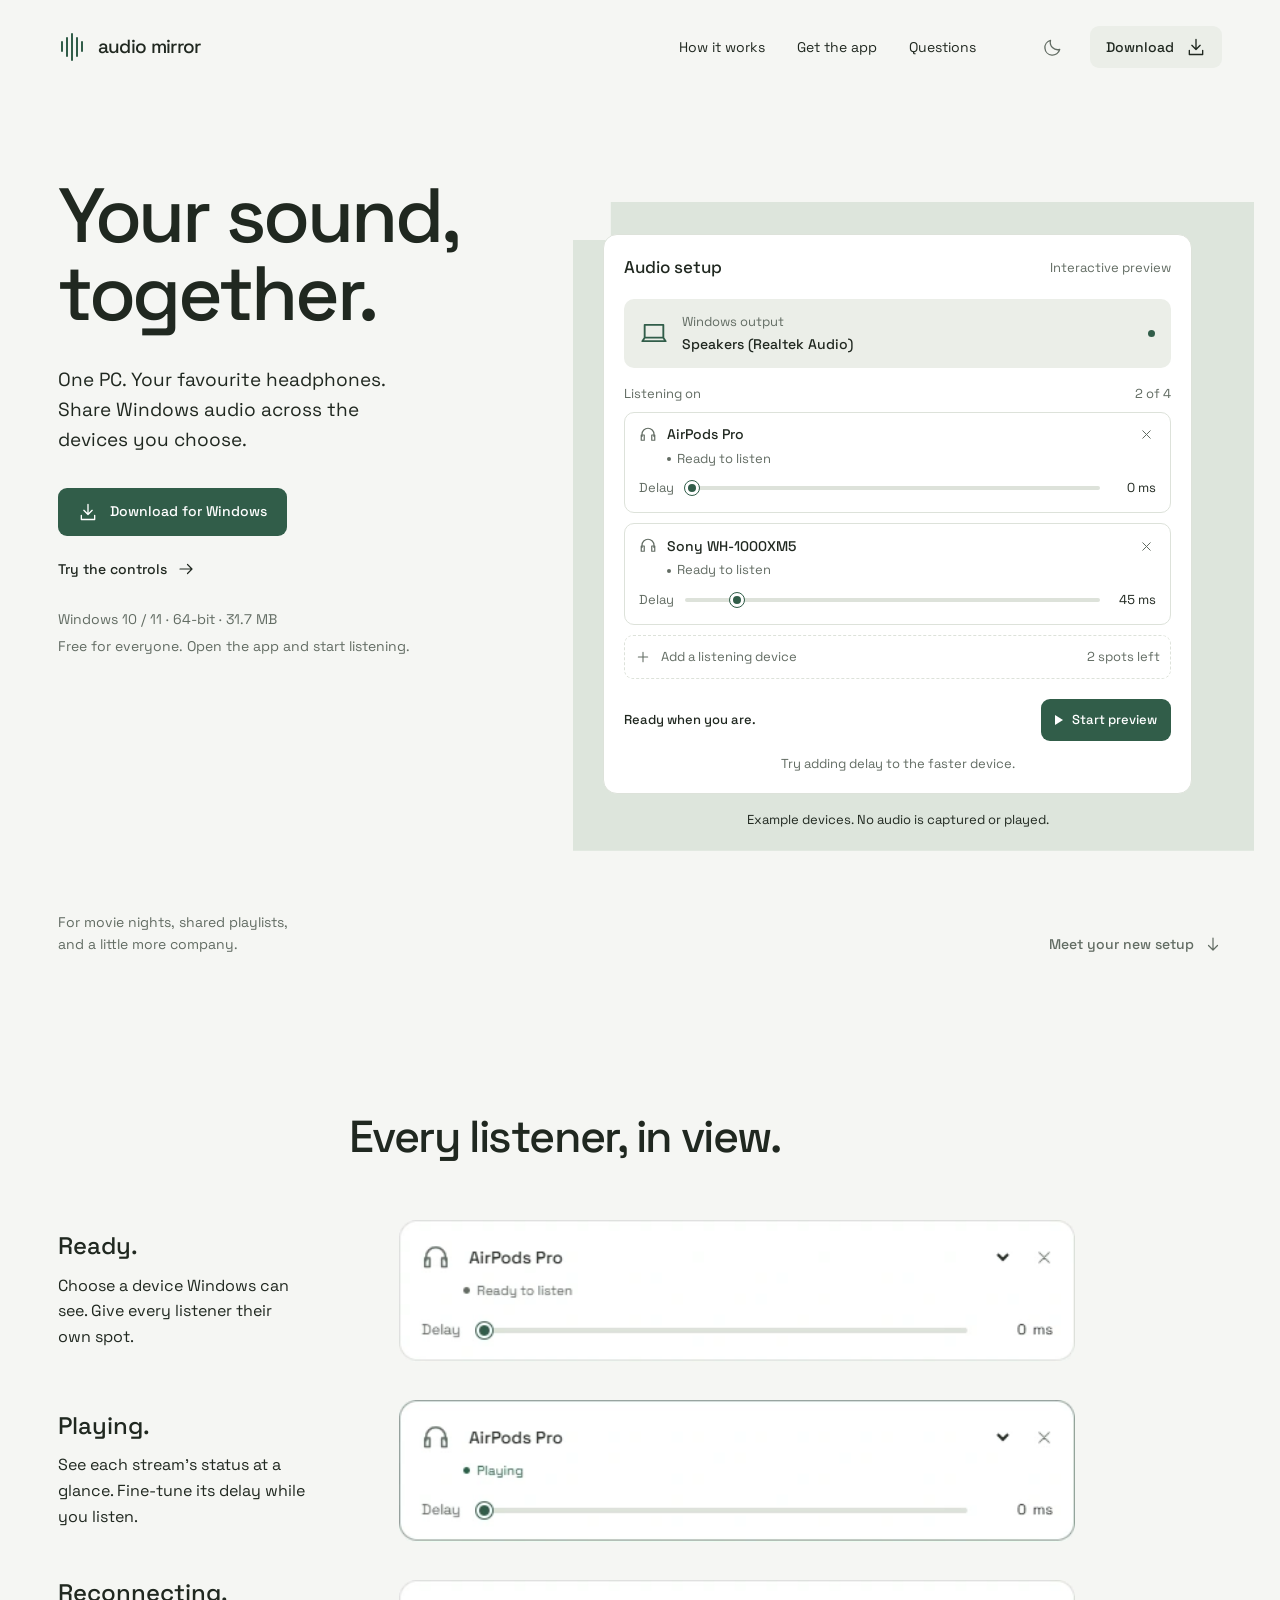
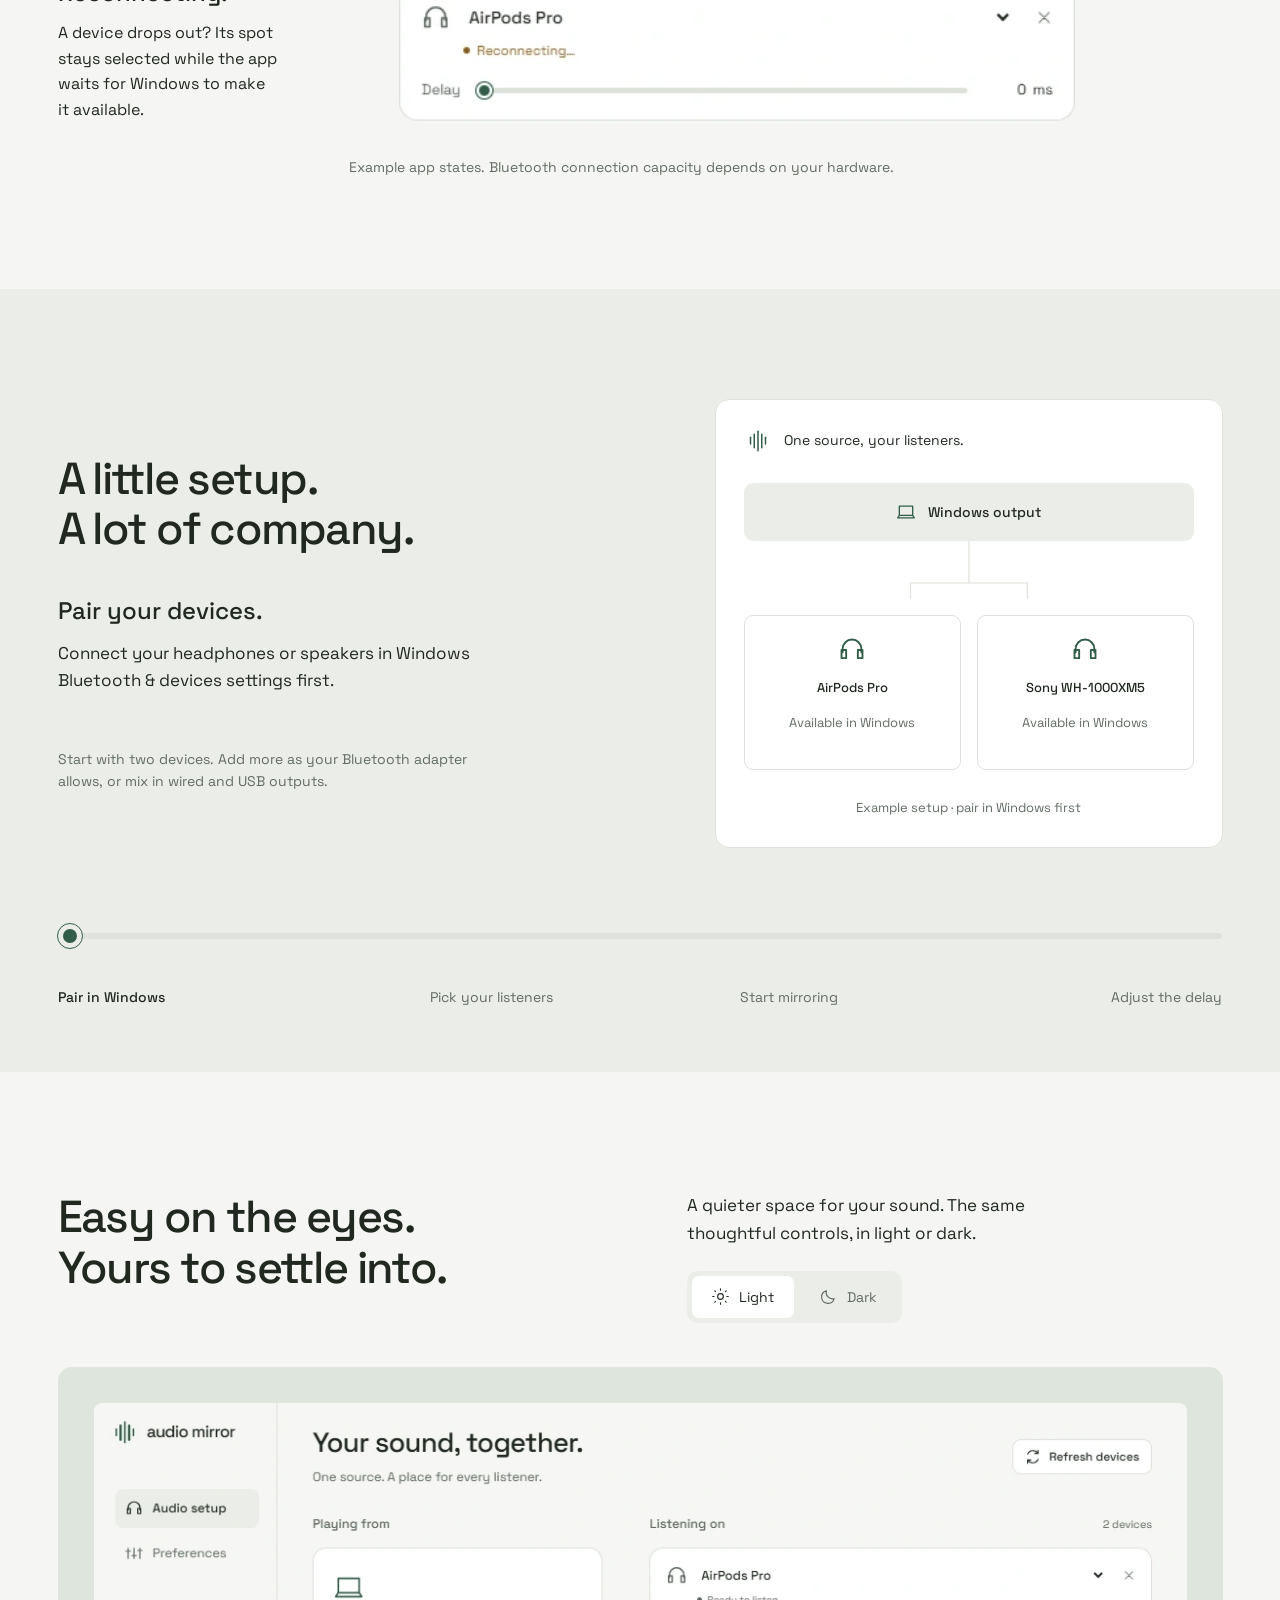
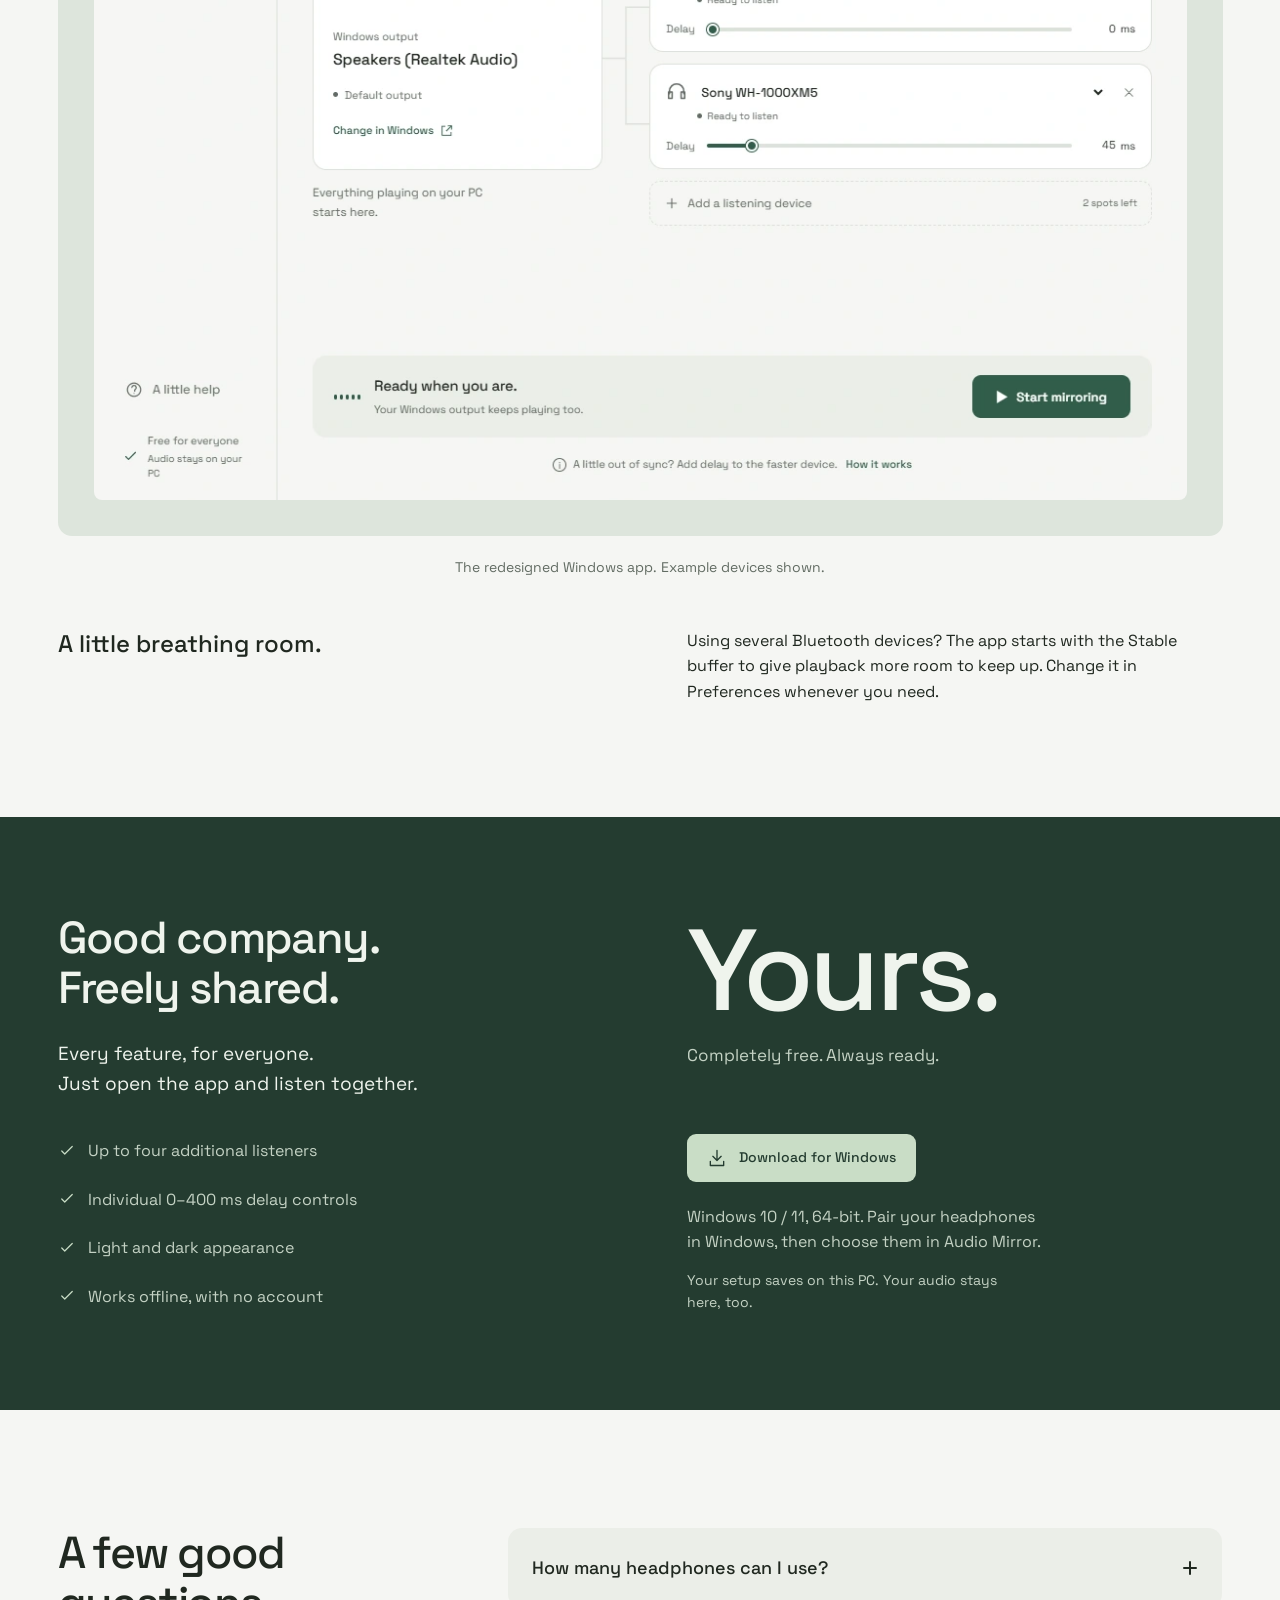
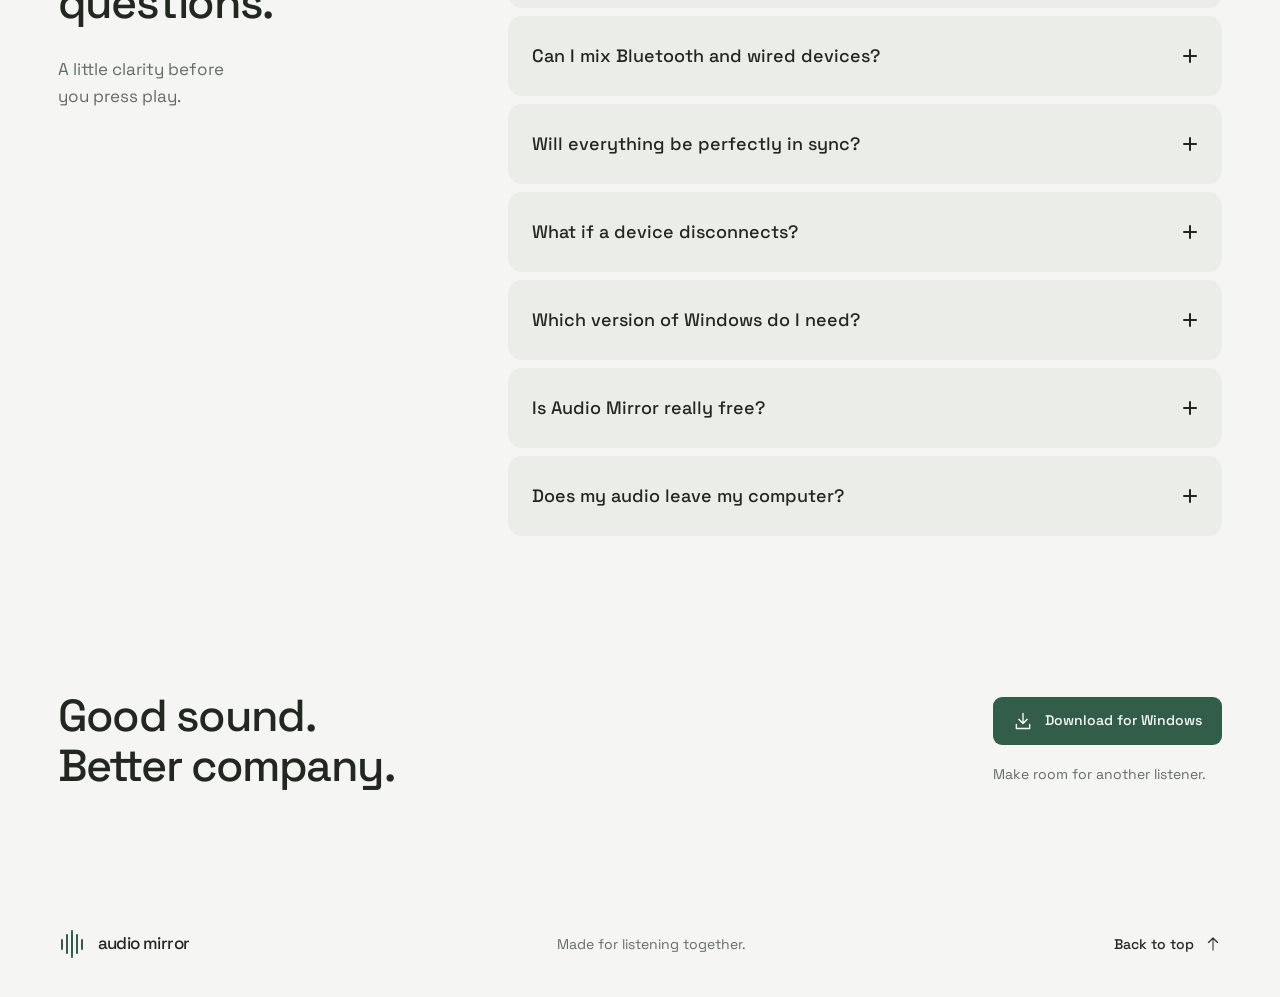
<file: index.html>
<!doctype html>
<html lang="en" data-theme="light">
<head>
  <meta charset="utf-8">
  <meta name="viewport" content="width=device-width, initial-scale=1">
  <title>Audio Mirror — Share Windows Audio Across Your Headphones</title>
  <meta name="description" content="Share your Windows audio with up to four additional headphones or speakers. Adjust each device's delay, see its status, and listen together. Free for everyone. No account needed.">
  <meta name="robots" content="index, follow, max-image-preview:large, max-snippet:-1">
  <meta name="theme-color" content="#F5F6F3">
  <link rel="canonical" href="https://dittomao.github.io/">
  <link rel="icon" type="image/svg+xml" href="favicon.svg?v=594718c7c2d7">
  <link rel="apple-touch-icon" href="icon-256.png?v=f5732be52952">
  <meta property="og:site_name" content="Audio Mirror">
  <meta property="og:type" content="website">
  <meta property="og:locale" content="en_US">
  <meta property="og:url" content="https://dittomao.github.io/">
  <meta property="og:title" content="Audio Mirror — Your sound, together.">
  <meta property="og:description" content="Share Windows audio across your headphones and speakers, with individual delay controls. Completely free. No account needed.">
  <meta property="og:image" content="https://dittomao.github.io/assets/app-light.webp?v=c088ff6b0fc5">
  <meta property="og:image:width" content="1120">
  <meta property="og:image:height" content="714">
  <meta property="og:image:alt" content="Audio Mirror's redesigned Windows app, showing an example setup with two listening devices.">
  <meta name="twitter:card" content="summary_large_image">
  <meta name="twitter:title" content="Audio Mirror — Your sound, together.">
  <meta name="twitter:description" content="Share Windows audio across your headphones. Individual delay controls. Free for everyone. No account needed.">
  <meta name="twitter:image" content="https://dittomao.github.io/assets/app-light.webp?v=c088ff6b0fc5">
  <script src="theme-init.js?v=3fa7280124bc"></script>
  <link rel="stylesheet" href="styles.css?v=b14789062462">
  <script src="script.js?v=cd58847200a2" defer></script>
  <!-- Existing analytics property retained for the GitHub Pages site. -->
  <script async src="https://www.googletagmanager.com/gtag/js?id=G-W13R1KR6K1"></script>
  <script>
    window.dataLayer = window.dataLayer || [];
    function gtag(){dataLayer.push(arguments);}
    gtag('js', new Date());
    gtag('config', 'G-W13R1KR6K1');
  </script>
  <script type="application/ld+json">
  {
    "@context": "https://schema.org",
    "@graph": [{
      "@type": "SoftwareApplication",
      "@id": "https://dittomao.github.io/#app",
      "name": "Audio Mirror",
      "url": "https://dittomao.github.io/",
      "description": "Share the default Windows audio output with up to four additional headphones or speakers, with independent added delay from 0 to 400 ms.",
      "applicationCategory": "MultimediaApplication",
      "operatingSystem": "Windows 10 or Windows 11, 64-bit",
      "downloadUrl": "https://dittomao.github.io/AudioMirror.exe?v=db286980f412",
      "screenshot": "https://dittomao.github.io/assets/app-light.webp?v=c088ff6b0fc5",
      "fileSize": "32222156 bytes",
      "featureList": ["Up to four additional listening devices", "Independent 0–400 ms added delay", "Per-device stream status", "Light and dark appearance", "Four playback buffer presets"]
    }, {
      "@type": "FAQPage",
      "mainEntity": [{
        "@type": "Question", "name": "How many headphones can I use?",
        "acceptedAnswer": {"@type": "Answer", "text": "Audio Mirror supports up to four additional listening devices while your default Windows output keeps playing. The number of simultaneous Bluetooth links depends on your adapter, drivers, and headphones. Start with two devices and add more if your hardware supports them."}
      }, {
        "@type": "Question", "name": "Will everything be perfectly in sync?",
        "acceptedAnswer": {"@type": "Answer", "text": "Each device has its own latency. Add 0–400 ms of delay to a faster mirror target to help it match a slower one. Software cannot remove Bluetooth latency, and precise synchronization is not guaranteed."}
      }, {
        "@type": "Question", "name": "Which version of Windows do I need?",
        "acceptedAnswer": {"@type": "Answer", "text": "Windows 10 or Windows 11, 64-bit. Audio Mirror uses Windows audio capture and WebView2 for its interface. Mac, Linux, phones, and tablets are not supported."}
      }, {
        "@type": "Question", "name": "Is Audio Mirror really free?",
        "acceptedAnswer": {"@type": "Answer", "text": "Yes. Audio Mirror is completely free for everyone. Download it, choose your devices, and start listening. Every feature is included, with no account or time limit."}
      }]
    }]
  }
  </script>
</head>
<body>
<a class="skip-link" href="#main">Skip to content</a>
<svg class="svg-defs" xmlns="http://www.w3.org/2000/svg" aria-hidden="true"><defs>
  <symbol id="i-arrow" viewBox="0 0 24 24"><path d="M4 12h16m-6-6 6 6-6 6"/></symbol>
  <symbol id="i-download" viewBox="0 0 24 24"><path d="M12 3v12m-5-5 5 5 5-5M4 16v5h16v-5"/></symbol>
  <symbol id="i-headphones" viewBox="0 0 24 24"><path d="M4 14v-3a8 8 0 0 1 16 0v3M4 12H3v7h4v-7H4Zm16 0h1v7h-4v-7h3Z"/></symbol>
  <symbol id="i-laptop" viewBox="0 0 24 24"><path d="M4 16V5h16v11M2 19h20l-2-3H4l-2 3Z"/></symbol>
  <symbol id="i-speaker" viewBox="0 0 24 24"><path d="M6 3h12v18H6z"/><circle cx="12" cy="14" r="3"/><path d="M12 7h.01"/></symbol>
  <symbol id="i-plus" viewBox="0 0 24 24"><path d="M12 5v14M5 12h14"/></symbol>
  <symbol id="i-close" viewBox="0 0 24 24"><path d="m6 6 12 12M18 6 6 18"/></symbol>
  <symbol id="i-check" viewBox="0 0 24 24"><path d="m5 12 4 4L19 6"/></symbol>
  <symbol id="i-sun" viewBox="0 0 24 24"><circle cx="12" cy="12" r="4"/><path d="M12 1v2m0 18v2M1 12h2m18 0h2M4 4l1 1m14 14 1 1M4 20l1-1M19 5l1-1"/></symbol>
  <symbol id="i-moon" viewBox="0 0 24 24"><path d="M20 15A9 9 0 0 1 9 4a9 9 0 1 0 11 11Z"/></symbol>
  <symbol id="i-menu" viewBox="0 0 24 24"><path d="M4 7h16M4 12h16M4 17h16"/></symbol>
</defs></svg>

<header class="site-header">
  <div class="container header-inner">
    <a class="brand" href="#" aria-label="Audio Mirror home"><span class="brand-wave" aria-hidden="true"><i></i><i></i><i></i><i></i><i></i></span><span>audio mirror</span></a>
    <nav class="desktop-nav" aria-label="Main navigation"><a href="#how">How it works</a><a href="#download">Get the app</a><a href="#faq">Questions</a></nav>
    <div class="header-actions">
      <button type="button" class="icon-button theme-toggle" aria-label="Switch to dark mode" aria-pressed="false" title="Switch to dark mode" hidden><svg class="icon moon"><use href="#i-moon"/></svg><svg class="icon sun"><use href="#i-sun"/></svg></button>
      <a class="button header-download" href="AudioMirror.exe?v=db286980f412" download><span>Download</span><svg class="icon"><use href="#i-download"/></svg></a>
      <button class="icon-button menu-toggle" type="button" aria-label="Open navigation" aria-controls="mobile-nav" aria-expanded="false" hidden><svg class="icon"><use href="#i-menu"/></svg></button>
    </div>
  </div>
  <nav id="mobile-nav" class="mobile-nav container" aria-label="Mobile navigation" hidden><a href="#how">How it works</a><a href="#download">Get the app</a><a href="#faq">Questions</a></nav>
</header>

<main id="main" tabindex="-1">
  <section class="hero container" aria-labelledby="hero-heading">
    <div class="hero-copy">
      <h1 id="hero-heading" data-reveal>Your sound,<br>together.</h1>
      <p class="hero-description" data-reveal>One PC. Your favourite headphones. Share Windows audio across the devices you choose.</p>
      <div class="hero-actions" data-reveal><a class="button primary" href="AudioMirror.exe?v=db286980f412" download><svg class="icon"><use href="#i-download"/></svg>Download for Windows</a><a class="text-link" href="#preview">Try the controls<svg class="icon"><use href="#i-arrow"/></svg></a></div>
      <p class="download-note" data-reveal>Windows 10 / 11 · 64-bit · <span data-download-size>31.7 MB</span><br>Free for everyone. Open the app and start listening.</p>
    </div>
    <div class="hero-stage" id="preview">
      <div class="demo" data-ui aria-labelledby="demo-heading">
        <div class="demo-top"><h2 id="demo-heading">Audio setup</h2><span>Interactive preview</span></div>
        <div class="demo-source"><svg class="icon"><use href="#i-laptop"/></svg><div><span class="demo-source-kind">Windows output</span><strong>Speakers (Realtek Audio)</strong></div><span class="source-dot" aria-hidden="true"></span></div>
        <div class="demo-list-heading"><span>Listening on</span><span id="demo-count">2 of 4</span></div>
        <div class="demo-list" id="demo-list">
          <div class="demo-device" data-device="0"><div class="device-top"><svg class="icon"><use href="#i-headphones"/></svg><strong>AirPods Pro</strong><button class="icon-button remove-device" type="button" aria-label="Remove AirPods Pro from preview" data-remove="0" disabled><svg class="icon"><use href="#i-close"/></svg></button></div><span class="device-status">Ready to listen</span><div class="delay-control"><label for="delay-0">Delay</label><input id="delay-0" type="range" min="0" max="400" step="1" value="0" data-delay="0" aria-describedby="delay-help" disabled><output id="delay-value-0" for="delay-0">0 ms</output></div></div>
          <div class="demo-device" data-device="1"><div class="device-top"><svg class="icon"><use href="#i-headphones"/></svg><strong>Sony WH-1000XM5</strong><button class="icon-button remove-device" type="button" aria-label="Remove Sony WH-1000XM5 from preview" data-remove="1" disabled><svg class="icon"><use href="#i-close"/></svg></button></div><span class="device-status">Ready to listen</span><div class="delay-control"><label for="delay-1">Delay</label><input id="delay-1" type="range" min="0" max="400" step="1" value="45" data-delay="1" aria-describedby="delay-help" disabled><output id="delay-value-1" for="delay-1">45 ms</output></div></div>
        </div>
        <button class="demo-add" id="demo-add" type="button" disabled><svg class="icon"><use href="#i-plus"/></svg><span>Add a listening device</span><span id="demo-slots">2 spots left</span></button>
        <div class="demo-playback"><span id="demo-playback-copy">Ready when you are.</span><button type="button" id="demo-play" class="button primary" aria-pressed="false" disabled><span class="play-symbol" aria-hidden="true"></span><span id="demo-play-label">Start preview</span></button></div>
        <p id="delay-help" class="demo-hint">Try adding delay to the faster device.</p>
      </div>
      <p class="preview-caption">Example devices. No audio is captured or played.</p>
      <noscript><p class="preview-caption">Enable JavaScript to try the preview. The Windows app works separately.</p></noscript>
    </div>
    <div class="hero-foot" data-reveal><p>For movie nights, shared playlists,<br>and a little more company.</p><a href="#listeners" class="text-link">Meet your new setup<svg class="icon"><use href="#i-arrow"/></svg></a></div>
    <p id="preview-announcement" class="sr-only" role="status" aria-live="polite"></p>
  </section>

  <section id="listeners" class="listeners-section container" aria-labelledby="listeners-heading">
    <h2 class="section-heading" id="listeners-heading" data-reveal>Every listener, in view.</h2>
    <div class="state-row"><div class="state-copy" data-reveal><h3>Ready.</h3><p>Choose a device Windows can see. Give every listener their own spot.</p></div><figure class="state-picture" data-reveal><img class="app-light" src="assets/listener-ready.webp?v=32b6c4367c2b" width="515" height="108" loading="lazy" alt="An example AirPods Pro listener row, ready to listen with zero added delay."><img class="app-dark" src="assets/listener-ready-dark.webp?v=982a87ad69ff" width="515" height="108" loading="lazy" alt="The same example listener in dark mode, showing ready."></figure></div>
    <div class="state-row"><div class="state-copy" data-reveal><h3>Playing.</h3><p>See each stream’s status at a glance. Fine-tune its delay while you listen.</p></div><figure class="state-picture" data-reveal><img class="app-light" src="assets/listener-playing.webp?v=c556e1c5cc66" width="515" height="108" loading="lazy" alt="The same example listener row showing Playing, with its delay control available."><img class="app-dark" src="assets/listener-playing-dark.webp?v=710f38fc67fc" width="515" height="108" loading="lazy" alt="The same example listener in dark mode, showing playing."></figure></div>
    <div class="state-row"><div class="state-copy" data-reveal><h3>Reconnecting.</h3><p>A device drops out? Its spot stays selected while the app waits for Windows to make it available.</p></div><figure class="state-picture" data-reveal><img class="app-light" src="assets/listener-reconnecting.webp?v=d35464d2e447" width="515" height="108" loading="lazy" alt="The example listener row showing Reconnecting after its device becomes unavailable."><img class="app-dark" src="assets/listener-reconnecting-dark.webp?v=2aeaf8916746" width="515" height="108" loading="lazy" alt="The same example listener in dark mode, showing reconnecting."></figure></div>
    <p class="section-note" data-reveal>Example app states. Bluetooth connection capacity depends on your hardware.</p>
  </section>

  <section id="how" class="how-section" aria-labelledby="how-heading">
    <div class="container">
      <div class="guide-layout">
        <div class="guide-copy"><h2 class="section-heading" id="how-heading" data-reveal>A little setup.<br>A lot of company.</h2><div class="guide-current" aria-live="polite"><h3 id="guide-title">Pair your devices.</h3><p id="guide-description">Connect your headphones or speakers in Windows Bluetooth &amp; devices settings first.</p></div><p class="guide-hardware" data-reveal>Start with two devices. Add more as your Bluetooth adapter allows, or mix in wired and USB outputs.</p></div>
        <div class="guide-visual" data-reveal>
          <div class="guide-fragment" data-ui><div class="guide-fragment-top"><span class="brand-wave" aria-hidden="true"><i></i><i></i><i></i><i></i><i></i></span><span>One source, your listeners.</span></div><div class="guide-source"><svg class="icon"><use href="#i-laptop"/></svg><span>Windows output</span></div><div class="guide-wire" aria-hidden="true"><svg viewBox="0 0 200 58" preserveAspectRatio="none"><path d="M100 0V42M50 58V42H150V58"/><rect class="guide-signal" x="98" y="0" width="4" height="10" rx="2"/></svg></div><div class="guide-listeners"><div><svg class="icon"><use href="#i-headphones"/></svg><strong>AirPods Pro</strong><span class="guide-device-status">Available in Windows</span></div><div><svg class="icon"><use href="#i-headphones"/></svg><strong>Sony WH-1000XM5</strong><span class="guide-device-status">Available in Windows</span></div></div><p id="guide-preview-note">Example setup · pair in Windows first</p></div>
        </div>
      </div>
      <div class="guide-navigation" data-reveal><label class="sr-only" for="guide-progress">Explore the four setup stages</label><input id="guide-progress" type="range" min="0" max="3" step="1" value="0" aria-valuetext="Pair your devices" disabled><div class="guide-stages"><button type="button" data-step="0" aria-current="step" disabled>Pair in Windows</button><button type="button" data-step="1" disabled>Pick your listeners</button><button type="button" data-step="2" disabled>Start mirroring</button><button type="button" data-step="3" disabled>Adjust the delay</button></div></div>
      <noscript><ol class="guide-fallback"><li>Pair your devices in Windows.</li><li>Open Audio Mirror and choose up to four additional listening devices.</li><li>Press Start mirroring. Your audio stays on your PC.</li><li>Add 0–400 ms of delay to faster mirror targets to help match the slower devices.</li></ol></noscript>
    </div>
  </section>

  <section class="appearance-section container" aria-labelledby="appearance-heading">
    <div class="appearance-intro"><h2 id="appearance-heading" class="section-heading" data-reveal>Easy on the eyes.<br>Yours to settle into.</h2><div class="appearance-copy"><p data-reveal>A quieter space for your sound. The same thoughtful controls, in light or dark.</p><div class="appearance-choices" role="group" aria-label="Try the site and app preview appearance" data-reveal><button class="appearance-choice" data-theme-choice="light" type="button" aria-pressed="true" disabled><svg class="icon"><use href="#i-sun"/></svg>Light</button><button class="appearance-choice" data-theme-choice="dark" type="button" aria-pressed="false" disabled><svg class="icon"><use href="#i-moon"/></svg>Dark</button></div></div></div>
    <figure class="app-figure" data-reveal><div class="app-image-stage"><img class="app-light" src="assets/app-light.webp?v=c088ff6b0fc5" width="1120" height="714" loading="lazy" alt="Audio Mirror in light mode, with one Windows source, two example listeners, and individual delay sliders."><img class="app-dark" src="assets/app-dark.webp?v=ee1758c103a0" width="1120" height="714" loading="lazy" alt="The same Audio Mirror example setup in dark mode."></div><figcaption>The redesigned Windows app. Example devices shown.</figcaption></figure>
    <div class="buffer-note" data-reveal><h3>A little breathing room.</h3><p>Using several Bluetooth devices? The app starts with the Stable buffer to give playback more room to keep up. Change it in Preferences whenever you need.</p></div>
  </section>

  <section id="download" class="download-section" aria-labelledby="download-heading">
    <div class="container download-layout">
      <div class="download-copy"><h2 id="download-heading" class="section-heading" data-reveal>Good company.<br>Freely shared.</h2><p class="download-intro" data-reveal>Every feature, for everyone.<br>Just open the app and listen together.</p></div>
      <div class="free-figure"><p class="free-label" data-reveal>Yours.</p><p class="free-detail" data-reveal>Completely free. Always ready.</p></div>
      <ul class="included" data-reveal><li><svg class="icon"><use href="#i-check"/></svg>Up to four additional listeners</li><li><svg class="icon"><use href="#i-check"/></svg>Individual 0–400 ms delay controls</li><li><svg class="icon"><use href="#i-check"/></svg>Light and dark appearance</li><li><svg class="icon"><use href="#i-check"/></svg>Works offline, with no account</li></ul>
      <div class="download-action"><a class="button download-primary" href="AudioMirror.exe?v=db286980f412" download data-reveal><svg class="icon"><use href="#i-download"/></svg>Download for Windows</a><p class="download-detail" data-reveal>Windows 10 / 11, 64-bit. Pair your headphones in Windows, then choose them in Audio Mirror.</p><p class="download-detail small" data-reveal>Your setup saves on this PC. Your audio stays here, too.</p></div>
    </div>
  </section>

  <section id="faq" class="faq-section container" aria-labelledby="faq-heading">
    <div class="faq-intro"><h2 id="faq-heading" class="section-heading" data-reveal>A few good<br>questions.</h2><p data-reveal>A little clarity before<br>you press play.</p></div>
    <div class="faq-list">
      <details name="questions" data-reveal><summary>How many headphones can I use?<span class="faq-symbol" aria-hidden="true"></span></summary><div class="faq-answer"><p>Audio Mirror supports up to four additional listening devices while your default Windows output keeps playing.</p><p>The number of simultaneous Bluetooth links depends on your adapter, drivers, and headphones. Start with two devices and add more if your hardware supports them.</p></div></details>
      <details name="questions" data-reveal><summary>Can I mix Bluetooth and wired devices?<span class="faq-symbol" aria-hidden="true"></span></summary><div class="faq-answer"><p>Yes. Choose the Bluetooth, wired, or USB outputs that appear in Windows. You can mix them in the same setup. Your default Windows output is the source and keeps playing directly.</p></div></details>
      <details name="questions" data-reveal><summary>Will everything be perfectly in sync?<span class="faq-symbol" aria-hidden="true"></span></summary><div class="faq-answer"><p>Each device has its own latency. Add 0–400 ms of delay to a faster mirror target to help it match a slower one.</p><p>Software cannot remove Bluetooth latency, and precise synchronization is not guaranteed. The controls adjust added delay; they cannot make a slow device play sooner.</p></div></details>
      <details name="questions" data-reveal><summary>What if a device disconnects?<span class="faq-symbol" aria-hidden="true"></span></summary><div class="faq-answer"><p>The app shows a reconnecting state and keeps that device selected. It can retry once Windows exposes the audio output again. A change in available devices can briefly restart the audio streams.</p><p>If the headphones disconnect in Windows itself, reconnect them there first. Software cannot restore a Bluetooth radio link that Windows has lost.</p></div></details>
      <details name="questions" data-reveal><summary>Which version of Windows do I need?<span class="faq-symbol" aria-hidden="true"></span></summary><div class="faq-answer"><p>Windows 10 or Windows 11, 64-bit. Audio Mirror uses Windows audio capture and WebView2 for its interface. Mac, Linux, phones, and tablets are not supported.</p></div></details>
      <details name="questions" data-reveal><summary>Is Audio Mirror really free?<span class="faq-symbol" aria-hidden="true"></span></summary><div class="faq-answer"><p>Yes. Audio Mirror is completely free for everyone. Download it, choose your devices, and start listening. Every feature is included, with no account or time limit.</p></div></details>
      <details name="questions" data-reveal><summary>Does my audio leave my computer?<span class="faq-symbol" aria-hidden="true"></span></summary><div class="faq-answer"><p>Audio routing and device preferences stay on your PC. The app works offline and does not upload your audio. Download it once, then listen without an internet connection.</p></div></details>
    </div>
  </section>

  <section class="closing-section container" aria-labelledby="closing-heading"><h2 class="section-heading" id="closing-heading" data-reveal>Good sound.<br>Better company.</h2><div data-reveal><a class="button primary" href="AudioMirror.exe?v=db286980f412" download><svg class="icon"><use href="#i-download"/></svg>Download for Windows</a><p>Make room for another listener.</p></div></section>
</main>
<footer class="site-footer container"><a class="brand" href="#" aria-label="Audio Mirror home"><span class="brand-wave" aria-hidden="true"><i></i><i></i><i></i><i></i><i></i></span><span>audio mirror</span></a><p>Made for listening together.</p><a class="text-link" href="#main">Back to top<svg class="icon"><use href="#i-arrow"/></svg></a></footer>
</body>
</html>
</file>
<file: styles.css>
@font-face {
  font-family:Space Grotesk;
  src:url('assets/fonts/SpaceGrotesk.woff2') format('woff2');
  font-style:normal;
  font-weight:300 700;
  font-display:swap
}
:root {
  color-scheme:light;
  --canvas:#F5F6F3;
  --paper:#FFFFFF;
  --wash:#EBEEE8;
  --input:#F1F3EF;
  --ink:#202820;
  --secondary:#626C63;
  --muted:#687369;
  --line:#DDE2DA;
  --accent:#315D49;
  --accent-hover:#244A39;
  --on-accent:#FFFFFF;
  --positive:#286347;
  --positive-bg:#E7F0E7;
  --warning:#8C5D19;
  --warning-bg:#FAF0DD;
  --stage:#DDE5DC;
  --night:#243C30;
  --night-ink:#EFF4ED;
  --night-secondary:#C4D2C4;
  --night-button:#C9DDC6;
  --radius:14px;
  --ease:cubic-bezier(.16,1,.3,1);
  --gutter:clamp(20px,4.5vw,72px);
  --text-small:14px;
  --text-body:17px;
  --text-subhead:24px;
  --text-heading:clamp(34px,3.5vw,50px);
  --text-display:clamp(56px,6vw,84px)
}
:root[data-theme=dark] {
  color-scheme:dark;
  --canvas:#19201D;
  --paper:#222B26;
  --wash:#2B362F;
  --input:#1D2621;
  --ink:#EAF0E9;
  --secondary:#B3BFB4;
  --muted:#9CA99E;
  --line:#3C4940;
  --accent:#ABC9AD;
  --accent-hover:#C1D9C2;
  --on-accent:#1C3022;
  --positive:#B5D9BA;
  --positive-bg:#293F30;
  --warning:#E4C18A;
  --warning-bg:#3E3425;
  --stage:#34483C;
  --night:#243C30
}
*,*::before,*::after {
  box-sizing:border-box
}
html {
  scroll-behavior:smooth;
  scroll-padding-top:106px;
  scrollbar-color:var(--muted) var(--canvas)
}
body {
  margin:0;
  background:var(--canvas);
  color:var(--ink);
  font-family:Space Grotesk,Arial,sans-serif;
  font-size:var(--text-body);
  line-height:1.6;
  -webkit-font-smoothing:antialiased
}
button,input {
  font:inherit;
  color:inherit
}
button,a,input {
  -webkit-tap-highlight-color:transparent
}
button {
  cursor:pointer
}
button:disabled {
  cursor:default
}
a {
  color:inherit;
  text-underline-offset:.22em
}
button,a {
  -webkit-touch-callout:none
}
button:focus-visible,a:focus-visible,input:focus-visible,summary:focus-visible {
  outline:3px solid var(--accent);
  outline-offset:5px
}
::selection {
  background:var(--accent);
  color:var(--on-accent)
}
button {
  caret-color:var(--accent)
}
img {
  display:block;
  max-width:100%;
  height:auto
}
svg {
  display:block;
  flex-shrink:0
}
button svg,a svg {
  pointer-events:none
}
[hidden] {
  display:none!important
}
h1,h2,h3,p,figure {
  margin:0
}
h1,h2,h3 {
  font-weight:500;
  text-wrap:balance
}
p {
  text-wrap:pretty
}
ul,ol {
  margin:0;
  padding:0
}
.container {
  width:min(100% - var(--gutter)*2,1296px);
  margin-inline:auto
}
.svg-defs,.sr-only {
  position:absolute;
  width:1px;
  height:1px;
  padding:0;
  overflow:hidden;
  clip-path:inset(50%);
  white-space:nowrap
}
.icon {
  width:20px;
  height:20px;
  fill:none;
  stroke:currentColor;
  stroke-width:1.6;
  stroke-linecap:round;
  stroke-linejoin:round
}
.skip-link {
  position:fixed;
  top:12px;
  left:20px;
  z-index:20;
  padding:12px 20px;
  background:var(--accent);
  color:var(--on-accent);
  transform:translateY(-160%);
  border-radius:8px
}
.skip-link:focus {
  transform:translateY(0)
}
.site-header {
  position:sticky;
  top:0;
  z-index:10;
  background:var(--canvas)
}
.header-inner {
  display:flex;
  align-items:center;
  justify-content:space-between;
  gap:28px;
  min-height:94px
}
.brand {
  display:inline-flex;
  align-items:center;
  gap:12px;
  text-decoration:none;
  font-size:19px;
  font-weight:500;
  white-space:nowrap;
  letter-spacing:-.035em
}
.brand-wave {
  display:inline-flex;
  align-items:center;
  justify-content:center;
  gap:3px;
  width:28px;
  height:30px;
  color:var(--accent);
  flex-shrink:0
}
.brand-wave i {
  display:block;
  width:2px;
  height:11px;
  background:currentColor;
  border-radius:2px
}
.brand-wave i:nth-child(2),.brand-wave i:nth-child(4) {
  height:20px
}
.brand-wave i:nth-child(3) {
  height:28px
}
.desktop-nav {
  display:flex;
  align-items:center;
  gap:32px;
  margin-left:auto;
  margin-right:28px
}
.desktop-nav a,.mobile-nav a {
  font-size:var(--text-small);
  text-decoration:none;
  position:relative
}
.desktop-nav a::after {
  content:'';
  position:absolute;
  bottom:-6px;
  left:0;
  right:0;
  height:2px;
  background:var(--accent);
  transform:scaleX(0);
  transform-origin:left;
  transition:transform 200ms var(--ease)
}
.desktop-nav a:hover::after,.desktop-nav a:focus-visible::after {
  transform:scaleX(1)
}
.header-actions {
  display:flex;
  align-items:center;
  gap:16px
}
.button {
  min-height:48px;
  display:inline-flex;
  align-items:center;
  justify-content:center;
  gap:12px;
  padding:12px 20px;
  border:0;
  border-radius:9px;
  background:var(--wash);
  color:var(--ink);
  font-size:var(--text-small);
  font-weight:500;
  line-height:1.5;
  text-decoration:none;
  transition:transform 180ms var(--ease),background-color 150ms,color 150ms
}
.button.primary {
  background:var(--accent);
  color:var(--on-accent)
}
.button.primary:hover {
  background:var(--accent-hover);
  transform:translateY(-2px)
}
.button:hover {
  transform:translateY(-2px)
}
.button:active,.icon-button:active,.appearance-choice:active {
  transform:scale(.97)
}
.header-download {
  min-height:42px;
  padding:9px 16px
}
.icon-button {
  display:inline-flex;
  align-items:center;
  justify-content:center;
  width:42px;
  height:42px;
  flex-shrink:0;
  padding:0;
  border:0;
  border-radius:8px;
  background:transparent;
  color:var(--secondary);
  transition:transform 180ms var(--ease),background-color 150ms,color 150ms
}
.icon-button:hover {
  background:var(--wash);
  color:var(--ink)
}
.theme-toggle .sun {
  display:none
}
:root[data-theme=dark] .theme-toggle .moon {
  display:none
}
:root[data-theme=dark] .theme-toggle .sun {
  display:block
}
.mobile-nav {
  padding-block:0 20px
}
.mobile-nav a {
  display:block;
  padding:10px 0
}
.menu-toggle {
  display:none
}
.text-link {
  display:inline-flex;
  align-items:center;
  gap:10px;
  font-size:var(--text-small);
  font-weight:500;
  text-decoration:none
}
.text-link .icon {
  width:18px;
  height:18px;
  transition:transform 200ms var(--ease)
}
.text-link:hover .icon {
  transform:translateX(4px)
}
.hero {
  position:relative;
  display:grid;
  grid-template-columns:5fr 7fr;
  column-gap:clamp(32px,4vw,64px);
  padding-top:54px;
  padding-bottom:56px;
  align-items:start
}
.hero-copy {
  padding-top:28px;
  position:relative;
  z-index:1
}
h1 {
  font-size:var(--text-display);
  line-height:1.02;
  letter-spacing:-.04em
}
.hero-description {
  max-width:360px;
  margin-top:32px;
  font-size:19px;
  line-height:1.6
}
.hero-actions {
  display:flex;
  align-items:flex-start;
  flex-direction:column;
  gap:22px;
  margin-top:32px
}
.download-note {
  margin-top:26px;
  font-size:var(--text-small);
  line-height:1.9;
  color:var(--secondary)
}
.download-note a {
  text-decoration:none
}
.download-note a:hover {
  text-decoration:underline
}
.hero-stage {
  position:relative;
  isolation:isolate;
  margin-top:54px;
  padding:32px 30px 20px;
  min-width:0;
  scroll-margin-top:110px
}
.hero-stage::before {
  position:absolute;
  content:'';
  inset:0 -32px 0 0;
  background:var(--stage);
  clip-path:polygon(0 38px,38px 38px,38px 0,100% 0,100% 100%,0 100%);
  z-index:-1
}
.demo {
  background:var(--paper);
  border:1px solid var(--line);
  border-radius:var(--radius);
  padding:20px;
  color:var(--ink);
  font-size:var(--text-small);
  line-height:1.5;
  transform-origin:bottom center
}
.demo-top {
  display:flex;
  justify-content:space-between;
  gap:12px;
  align-items:center;
  margin-bottom:18px
}
.demo-top h2 {
  font-size:17px;
  font-weight:500
}
.demo-top>span {
  color:var(--secondary);
  font-size:13px
}
.demo-source {
  display:flex;
  align-items:center;
  gap:14px;
  padding:13px 16px;
  background:var(--wash);
  border-radius:10px
}
.demo-source>.icon {
  width:28px;
  height:28px;
  color:var(--accent)
}
.demo-source strong {
  font-weight:500;
  font-size:var(--text-small);
  display:block
}
.demo-source-kind {
  display:block;
  font-size:13px;
  color:var(--secondary);
  margin-bottom:3px
}
.source-dot {
  width:7px;
  height:7px;
  border-radius:50%;
  background:var(--accent);
  margin-left:auto;
  flex-shrink:0
}
.demo-list-heading {
  display:flex;
  justify-content:space-between;
  color:var(--secondary);
  font-size:13px;
  margin:16px 0 8px
}
.demo-list {
  display:grid;
  gap:10px;
  position:relative
}
.demo-device {
  background:var(--paper);
  border:1px solid var(--line);
  border-radius:10px;
  padding:8px 14px 10px;
  position:relative
}
.device-top {
  display:flex;
  align-items:center;
  gap:10px;
  min-width:0
}
.device-top>.icon {
  width:18px;
  height:18px;
  color:var(--secondary)
}
.device-top strong {
  font-weight:500;
  font-size:var(--text-small);
  overflow:hidden;
  text-overflow:ellipsis;
  white-space:nowrap
}
.device-top .icon-button {
  width:32px;
  height:28px;
  margin-left:auto;
  margin-right:-6px
}
.device-top .icon-button .icon {
  width:15px;
  height:15px
}
.device-status {
  display:block;
  font-size:13px;
  margin-left:28px;
  color:var(--secondary)
}
.device-status::before {
  content:'';
  display:inline-block;
  width:4px;
  height:4px;
  border-radius:50%;
  background:currentColor;
  margin-right:6px;
  vertical-align:middle
}
.demo.running .device-status {
  color:var(--positive)
}
.delay-control {
  display:grid;
  grid-template-columns:36px 1fr 46px;
  align-items:center;
  gap:10px;
  margin-top:6px;
  font-size:13px;
  color:var(--secondary)
}
.delay-control output {
  text-align:right;
  font-variant-numeric:tabular-nums;
  white-space:nowrap;
  color:var(--ink)
}
input[type=range] {
  width:100%;
  min-width:0;
  margin:0;
  appearance:none;
  -webkit-appearance:none;
  cursor:pointer;
  background:transparent;
  accent-color:var(--accent);
  height:28px
}
input[type=range]::-webkit-slider-runnable-track {
  height:4px;
  background:var(--line);
  border-radius:3px
}
input[type=range]::-moz-range-track {
  height:4px;
  background:var(--line);
  border-radius:3px
}
input[type=range]::-webkit-slider-thumb {
  appearance:none;
  -webkit-appearance:none;
  width:14px;
  height:14px;
  border:3px solid var(--paper);
  outline:1px solid var(--accent);
  background:var(--accent);
  border-radius:50%;
  margin-top:-5px;
  transition:transform 150ms var(--ease)
}
input[type=range]::-moz-range-thumb {
  width:10px;
  height:10px;
  border:2px solid var(--paper);
  outline:1px solid var(--accent);
  background:var(--accent);
  border-radius:50%
}
input[type=range]:hover::-webkit-slider-thumb,input[type=range]:active::-webkit-slider-thumb {
  transform:scale(1.2)
}
.demo-add {
  display:flex;
  align-items:center;
  gap:10px;
  min-height:44px;
  width:100%;
  padding:9px 10px;
  border:1px dashed var(--line);
  border-radius:9px;
  margin-top:10px;
  background:transparent;
  color:var(--secondary);
  font-size:13px;
  transition:background-color 150ms,color 150ms,transform 180ms var(--ease)
}
.demo-add .icon {
  width:16px;
  height:16px
}
.demo-add>span:last-child {
  margin-left:auto;
  font-size:13px;
  white-space:nowrap
}
.demo-add:hover:enabled {
  background:var(--wash);
  color:var(--ink)
}
.demo-add:active:enabled {
  transform:scale(.985)
}
.demo-add:disabled {
  opacity:.65
}
.demo-playback {
  display:flex;
  justify-content:space-between;
  gap:12px;
  align-items:center;
  margin-top:20px
}
.demo-playback>span {
  font-weight:500;
  font-size:13px;
  max-width:145px
}
.demo-playback .button {
  padding:10px 14px;
  min-height:42px;
  white-space:nowrap;
  font-size:13px;
  gap:9px
}
.play-symbol {
  width:0;
  height:0;
  border-top:5px solid transparent;
  border-bottom:5px solid transparent;
  border-left:8px solid currentColor
}
.demo.running .play-symbol {
  width:8px;
  height:10px;
  border:0;
  border-inline:3px solid currentColor
}
.demo-hint {
  font-size:13px;
  text-align:center;
  color:var(--secondary);
  margin-top:13px
}
.demo-empty {
  padding:24px 10px;
  text-align:center;
  color:var(--secondary)
}
.preview-caption {
  font-size:13px;
  text-align:center;
  margin-top:16px;
  color:var(--ink)
}
.hero-foot {
  grid-column:1/-1;
  display:flex;
  justify-content:space-between;
  align-items:flex-end;
  gap:24px;
  margin-top:60px;
  color:var(--secondary)
}
.hero-foot p {
  font-size:var(--text-small);
  line-height:1.6
}
.hero-foot .icon {
  transform:rotate(90deg)
}
.hero-foot .text-link:hover .icon {
  transform:rotate(90deg) translateX(4px)
}
.section-heading {
  font-size:var(--text-heading);
  line-height:1.12;
  letter-spacing:-.035em
}
.listeners-section {
  padding-top:100px;
  padding-bottom:110px
}
.listeners-section>.section-heading {
  margin-left:25%;
  margin-bottom:58px
}
.state-row {
  display:grid;
  grid-template-columns:3fr 7fr 1fr;
  gap:clamp(24px,4vw,64px);
  align-items:center;
  margin-top:38px
}
.state-copy h3 {
  font-size:var(--text-subhead);
  line-height:1.2;
  margin-bottom:12px
}
.state-copy p {
  font-size:16px;
  line-height:1.6;
  max-width:260px
}
.state-picture {
  min-width:0;
  background:var(--paper);
  border-radius:var(--radius);
  overflow:hidden
}
.state-picture img {
  width:100%
}
.section-note {
  font-size:var(--text-small);
  color:var(--secondary);
  margin-left:25%;
  margin-top:34px
}
.how-section {
  background:var(--wash);
  padding:90px 0 52px
}
.guide-layout {
  display:grid;
  grid-template-columns:1fr 1fr;
  gap:8%;
  align-items:center
}
.guide-copy>.section-heading {
  margin-bottom:40px
}
.guide-current h3 {
  font-size:var(--text-subhead);
  line-height:1.3;
  margin-bottom:14px
}
.guide-current p {
  max-width:440px;
  min-height:82px
}
.guide-hardware {
  max-width:440px;
  color:var(--secondary);
  font-size:var(--text-small);
  margin-top:26px
}
.guide-visual {
  padding:20px 0 20px 28px;
  align-self:stretch;
  display:flex;
  align-items:center
}
.guide-fragment {
  width:100%;
  padding:28px;
  background:var(--paper);
  border:1px solid var(--line);
  border-radius:var(--radius);
  font-size:var(--text-small)
}
.guide-fragment-top {
  display:flex;
  align-items:center;
  gap:12px;
  margin-bottom:30px
}
.guide-fragment-top .brand-wave {
  height:25px;
  transform:scale(.75)
}
.guide-source {
  background:var(--wash);
  padding:18px;
  border-radius:9px;
  display:flex;
  justify-content:center;
  align-items:center;
  gap:12px;
  font-weight:500
}
.guide-source .icon {
  color:var(--accent)
}
.guide-wire {
  height:58px;
  margin-inline:24%
}
.guide-wire svg {
  width:100%;
  height:100%;
  overflow:visible
}
.guide-wire path {
  stroke:var(--line);
  stroke-width:1;
  fill:none
}
.guide-signal {
  fill:var(--accent);
  opacity:0
}
.guide-fragment[data-stage="2"] .guide-signal,.guide-fragment[data-stage="3"] .guide-signal {
  opacity:1;
  animation:signal-flow 1.6s linear infinite
}
@keyframes signal-flow {
  from {
    transform:translateY(0);
    opacity:0
  }
  20% {
    opacity:1
  }
  80% {
    opacity:1
  }
  to {
    transform:translateY(45px);
    opacity:0
  }
}
.guide-listeners {
  display:grid;
  grid-template-columns:1fr 1fr;
  gap:16px;
  margin-top:16px
}
.guide-listeners>div {
  display:flex;
  flex-direction:column;
  align-items:center;
  text-align:center;
  padding:20px 10px 18px;
  border:1px solid var(--line);
  border-radius:9px;
  gap:14px
}
.guide-listeners .icon {
  width:28px;
  height:28px;
  color:var(--accent)
}
.guide-listeners strong {
  font-weight:500;
  font-size:13px
}
.guide-device-status {
  font-size:13px;
  color:var(--secondary);
  min-height:38px
}
.guide-fragment>p {
  font-size:13px;
  color:var(--secondary);
  text-align:center;
  margin-top:28px
}
.guide-navigation {
  margin-top:48px
}
.guide-navigation input {
  height:40px
}
.guide-navigation input::-webkit-slider-runnable-track {
  height:6px;
  background:var(--line)
}
.guide-navigation input::-webkit-slider-thumb {
  width:24px;
  height:24px;
  border:5px solid var(--wash);
  margin-top:-9px
}
.guide-stages {
  display:grid;
  grid-template-columns:repeat(4,1fr);
  gap:24px;
  margin-top:10px
}
.guide-stages button {
  padding:12px 0;
  background:transparent;
  border:0;
  text-align:left;
  font-size:var(--text-small);
  color:var(--secondary);
  transition:color 180ms,transform 180ms var(--ease)
}
.guide-stages button[aria-current] {
  color:var(--ink);
  font-weight:500
}
.guide-stages button:hover:enabled {
  color:var(--accent);
  transform:translateY(-2px)
}
.guide-stages button:last-child {
  text-align:right
}
.guide-stages button:nth-child(2),.guide-stages button:nth-child(3) {
  text-align:center
}
.guide-fallback {
  margin:24px 0 0 22px
}
.appearance-section {
  padding-top:120px;
  padding-bottom:112px
}
.appearance-intro {
  display:grid;
  grid-template-columns:1fr 1fr;
  gap:8%;
  align-items:start;
  margin-bottom:44px
}
.appearance-copy>p {
  max-width:390px
}
.appearance-choices {
  display:inline-flex;
  gap:6px;
  margin-top:24px;
  background:var(--wash);
  padding:5px;
  border-radius:10px
}
.appearance-choice {
  display:flex;
  align-items:center;
  justify-content:center;
  gap:10px;
  background:transparent;
  border:0;
  border-radius:7px;
  padding:9px 20px;
  min-height:42px;
  font-size:var(--text-small);
  color:var(--secondary);
  transition:transform 180ms var(--ease),background-color 150ms
}
.appearance-choice[aria-pressed=true] {
  background:var(--paper);
  color:var(--ink)
}
.appearance-choice:hover {
  color:var(--ink)
}
.appearance-choice .icon {
  width:17px;
  height:17px
}
.app-image-stage {
  background:var(--stage);
  padding:36px;
  border-radius:var(--radius);
  overflow:hidden
}
.app-image-stage img {
  width:100%;
  border-radius:8px
}
.app-dark {
  display:none
}
:root[data-theme=dark] .app-dark {
  display:block
}
:root[data-theme=dark] .app-light {
  display:none
}
.app-figure figcaption {
  font-size:var(--text-small);
  color:var(--secondary);
  text-align:center;
  margin-top:20px
}
.buffer-note {
  display:grid;
  grid-template-columns:1fr 1fr;
  gap:8%;
  margin-top:50px
}
.buffer-note h3 {
  font-size:var(--text-subhead);
  line-height:1.3
}
.buffer-note p {
  max-width:530px;
  font-size:16px
}
.download-section {
  background:var(--night);
  color:var(--night-ink);
  padding:96px 0
}
.download-layout {
  display:grid;
  grid-template-columns:1fr 1fr;
  gap:8%
}
.download-intro {
  font-size:19px;
  line-height:1.6;
  margin-top:26px
}
.included {
  list-style:none;
  display:grid;
  gap:14px;
  margin-top:38px;
  color:var(--night-secondary);
  font-size:16px
}
.included li {
  display:flex;
  align-items:center;
  gap:12px
}
.included .icon {
  width:18px;
  height:18px;
  color:var(--night-button)
}
.free-label {
  font-size:clamp(76px,9vw,128px);
  line-height:1;
  letter-spacing:-.04em;
  font-weight:500;
  font-variant-numeric:tabular-nums
}
.free-detail {
  font-size:var(--text-body);
  margin-top:14px;
  color:var(--night-secondary)
}
.download-primary {
  background:var(--night-button);
  color:var(--night);
  margin-top:34px
}
.download-primary:hover {
  background:var(--night-ink)
}
.download-detail {
  font-size:16px;
  max-width:360px;
  margin-top:22px;
  color:var(--night-secondary)
}
.download-detail.small {
  font-size:var(--text-small);
  margin-top:14px
}
.download-section a:focus-visible {
  outline-color:var(--night-button)
}
.faq-section {
  padding-top:118px;
  padding-bottom:100px;
  display:grid;
  grid-template-columns:4fr 8fr;
  gap:8%
}
.faq-intro {
  position:sticky;
  top:130px;
  align-self:start
}
.faq-intro p {
  color:var(--secondary);
  font-size:var(--text-body);
  margin-top:28px
}
.faq-list {
  display:grid;
  gap:8px
}
.faq-list details {
  background:var(--wash);
  border-radius:var(--radius);
  overflow:clip;
  transition:background-color 180ms,color 180ms
}
.faq-list summary {
  display:flex;
  justify-content:space-between;
  align-items:center;
  gap:20px;
  min-height:80px;
  padding:22px 24px;
  font-size:18px;
  line-height:1.45;
  font-weight:500;
  cursor:pointer;
  list-style:none
}
.faq-list summary::-webkit-details-marker {
  display:none
}
.faq-list summary:hover .faq-symbol {
  transform:scale(1.15)
}
.faq-symbol {
  display:block;
  width:16px;
  height:16px;
  position:relative;
  flex-shrink:0;
  transition:transform 200ms var(--ease)
}
.faq-symbol::before,.faq-symbol::after {
  content:'';
  position:absolute;
  background:currentColor;
  border-radius:1px;
  width:14px;
  height:2px;
  top:7px;
  left:1px
}
.faq-symbol::after {
  transform:rotate(90deg);
  transition:transform 200ms var(--ease)
}
details[open] .faq-symbol::after {
  transform:rotate(0)
}
.faq-answer {
  padding:0 24px 26px;
  font-size:16px;
  line-height:1.65;
  max-width:65ch
}
.faq-answer p+p {
  margin-top:16px
}
.faq-list details[open] {
  background:var(--accent);
  color:var(--on-accent)
}
.faq-list details[open] summary:focus-visible {
  outline-color:var(--on-accent);
  outline-offset:-6px
}
@supports (interpolate-size:allow-keywords) {
  .faq-list details {
    interpolate-size:allow-keywords
  }
  .faq-list details::details-content {
    block-size:0;
    opacity:0;
    transition:block-size 280ms var(--ease),opacity 200ms,content-visibility 280ms allow-discrete
  }
  .faq-list details[open]::details-content {
    block-size:auto;
    opacity:1
  }
}
.closing-section {
  display:flex;
  align-items:center;
  justify-content:space-between;
  gap:40px;
  padding-top:55px;
  padding-bottom:110px
}
.closing-section>div p {
  font-size:var(--text-small);
  color:var(--secondary);
  margin-top:18px
}
.site-footer {
  padding-top:28px;
  padding-bottom:38px;
  display:flex;
  justify-content:space-between;
  align-items:center;
  gap:32px
}
.site-footer>.brand {
  font-size:17px
}
.site-footer>p {
  color:var(--secondary);
  font-size:var(--text-small)
}
.site-footer>.text-link .icon {
  transform:rotate(-90deg)
}
.site-footer>.text-link:hover .icon {
  transform:rotate(-90deg) translateX(4px)
}
@keyframes enter-copy {
  from {
    opacity:0;
    transform:translateY(18px)
  }
  to {
    opacity:1;
    transform:translateY(0)
  }
}
@keyframes stage-reveal {
  from {
    clip-path:inset(0 0 100% 0);
    transform:translateY(18px)
  }
  to {
    clip-path:inset(0 0 0 0);
    transform:translateY(0)
  }
}
@media(prefers-reduced-motion:no-preference) {
  .hero-copy [data-reveal] {
    animation:enter-copy 700ms var(--ease) both
  }
  .hero-copy [data-reveal]:nth-child(2) {
    animation-delay:70ms
  }
  .hero-copy [data-reveal]:nth-child(3) {
    animation-delay:140ms
  }
  .hero-copy [data-reveal]:nth-child(4) {
    animation-delay:210ms
  }
  .hero-stage .demo {
    animation:stage-reveal 900ms var(--ease) 140ms both
  }
}
@media(min-width:1600px) {
  .hero-stage::before {
    right:-48px
  }
}
@media(max-width:1100px) {
  .desktop-nav {
    gap:22px;
    margin-right:12px
  }
  .hero {
    grid-template-columns:5fr 6fr;
    gap:24px;
    padding-top:42px
  }
  .hero-copy {
    padding-top:38px
  }
  .hero-stage {
    margin-top:60px;
    padding:32px 20px 20px
  }
  .hero-stage::before {
    right:-12px
  }
  .demo {
    padding:18px
  }
  .hero-description {
    font-size:18px
  }
  .hero-actions .button {
    padding-inline:16px
  }
  .demo-top {
    gap:8px
  }
  .demo-top h2 {
    font-size:16px
  }
  .demo-top>span {
    font-size:13px
  }
  .state-row {
    grid-template-columns:3fr 7fr;
    gap:36px
  }
  .guide-visual {
    padding-left:0
  }
  .guide-fragment {
    padding:22px
  }
  .guide-listeners {
    gap:10px
  }
  .guide-listeners>div {
    padding-inline:6px
  }
  .guide-listeners strong {
    font-size:13px
  }
  .guide-device-status {
    font-size:13px
  }
  .faq-section {
    gap:6%
  }
}
@media(max-width:850px) {
  :root {
    --text-display:54px;
    --text-heading:38px
  }
  .header-inner {
    min-height:82px;
    gap:16px
  }
  .desktop-nav {
    gap:18px;
    margin-right:0
  }
  .desktop-nav a {
    font-size:13px
  }
  .header-actions {
    gap:8px
  }
  .header-download {
    padding-inline:12px
  }
  .hero {
    grid-template-columns:1fr 1.12fr;
    gap:18px;
    padding-top:32px
  }
  .hero-copy {
    padding-top:26px
  }
  .hero-description {
    margin-top:26px
  }
  .hero-stage {
    padding:28px 12px 18px;
    margin-top:40px
  }
  .hero-stage::before {
    right:-10px;
    clip-path:polygon(0 28px,28px 28px,28px 0,100% 0,100% 100%,0 100%)
  }
  .demo {
    padding:14px
  }
  .demo-top {
    flex-direction:column;
    align-items:flex-start;
    gap:2px;
    margin-bottom:16px
  }
  .demo-source {
    padding:12px;
    gap:10px
  }
  .demo-source>.icon {
    width:22px;
    height:22px
  }
  .source-dot {
    display:none
  }
  .demo-source strong {
    font-size:13px
  }
  .demo-device {
    padding-inline:10px
  }
  .device-top {
    gap:7px
  }
  .device-top strong {
    font-size:13px
  }
  .device-status {
    margin-left:25px
  }
  .delay-control {
    grid-template-columns:32px 1fr 42px;
    gap:6px
  }
  .demo-add {
    gap:6px;
    padding-inline:7px
  }
  .demo-add>span:last-child {
    display:none
  }
  .demo-playback {
    align-items:flex-start;
    flex-direction:column;
    gap:12px
  }
  .demo-playback>span {
    max-width:none
  }
  .demo-playback .button {
    width:100%
  }
  .demo-hint {
    font-size:13px
  }
  .preview-caption {
    font-size:13px
  }
  .hero-actions {
    gap:20px
  }
  .hero-actions>.button {
    font-size:13px;
    gap:8px;
    padding:12px 14px
  }
  .download-note {
    font-size:13px
  }
  .hero-foot {
    margin-top:40px
  }
  .listeners-section {
    padding-top:70px;
    padding-bottom:80px
  }
  .listeners-section>.section-heading {
    margin-left:0;
    margin-bottom:34px
  }
  .state-row {
    grid-template-columns:1fr 1.8fr;
    gap:30px
  }
  .state-copy p {
    font-size:16px
  }
  .section-note {
    margin-left:0
  }
  .how-section {
    padding:70px 0 40px
  }
  .guide-layout {
    gap:5%
  }
  .guide-copy>.section-heading {
    margin-bottom:28px
  }
  .guide-fragment {
    padding:18px
  }
  .guide-fragment-top {
    font-size:13px;
    gap:6px
  }
  .guide-source {
    padding:15px;
    font-size:13px
  }
  .guide-listeners {
    grid-template-columns:1fr;
    gap:10px
  }
  .guide-listeners>div {
    flex-direction:row;
    text-align:left;
    padding:12px;
    gap:10px;
    flex-wrap:wrap
  }
  .guide-listeners .icon {
    width:20px;
    height:20px
  }
  .guide-device-status {
    flex-basis:100%;
    min-height:0;
    margin-left:30px
  }
  .guide-wire {
    height:40px
  }
  .guide-fragment>p {
    margin-top:20px
  }
  .guide-stages {
    gap:12px
  }
  .guide-stages button {
    font-size:13px
  }
  .appearance-section {
    padding-top:84px;
    padding-bottom:80px
  }
  .appearance-intro {
    gap:5%
  }
  .app-image-stage {
    padding:22px
  }
  .buffer-note {
    gap:5%;
    margin-top:32px
  }
  .download-section {
    padding:76px 0
  }
  .download-layout {
    gap:5%
  }
  .download-intro {
    font-size:17px
  }
  .included {
    font-size:14px
  }
  .faq-section {
    padding-top:84px;
    padding-bottom:70px;
    grid-template-columns:3fr 6fr
  }
  .faq-list summary {
    font-size:17px;
    padding:20px;
    min-height:78px
  }
  .faq-answer {
    padding-inline:20px
  }
  .closing-section {
    padding-top:40px;
    padding-bottom:80px
  }
  .site-footer {
    gap:20px
  }
  .site-footer>p {
    font-size:13px
  }
}
@media(max-width:640px) {
  :root {
    --gutter:22px;
    --text-display:58px;
    --text-heading:36px;
    --text-body:17px
  }
  .header-inner {
    min-height:78px;
    gap:8px
  }
  .brand {
    font-size:17px;
    gap:9px
  }
  .brand-wave {
    gap:2px;
    width:23px
  }
  .brand-wave i:nth-child(3) {
    height:25px
  }
  .brand-wave i:nth-child(2),.brand-wave i:nth-child(4) {
    height:18px
  }
  .desktop-nav {
    display:none
  }
  .header-actions {
    gap:2px
  }
  .header-download {
    display:none
  }
  .menu-toggle {
    display:inline-flex
  }
  .icon-button {
    width:42px;
    height:44px
  }
  .mobile-nav {
    background:var(--canvas)
  }
  .mobile-nav a {
    font-size:17px;
    padding:12px 0
  }
  .hero {
    display:block;
    padding-top:38px;
    padding-bottom:36px
  }
  .hero-copy {
    padding:0
  }
  .hero-description {
    max-width:355px;
    margin-top:26px
  }
  .hero-actions {
    gap:20px;
    margin-top:28px;
    align-items:flex-start
  }
  .hero-actions>.button {
    font-size:var(--text-small);
    gap:12px;
    padding-inline:20px
  }
  .download-note {
    font-size:13px;
    margin-top:22px;
    line-height:1.8
  }
  .hero-stage {
    margin-top:40px;
    padding:34px 0 20px
  }
  .hero-stage::before {
    inset:0 calc(var(--gutter)*-1);
    clip-path:polygon(0 30px,40px 30px,40px 0,100% 0,100% 100%,0 100%)
  }
  .demo {
    padding:18px
  }
  .demo-top {
    flex-direction:row;
    align-items:center;
    gap:8px;
    margin-bottom:22px
  }
  .demo-top h2 {
    font-size:17px
  }
  .demo-top>span {
    font-size:13px
  }
  .demo-source {
    padding:14px;
    gap:12px
  }
  .demo-source strong {
    font-size:14px
  }
  .demo-source>.icon {
    width:26px;
    height:26px
  }
  .source-dot {
    display:block
  }
  .demo-device {
    padding:10px 12px 12px
  }
  .device-top {
    gap:10px
  }
  .device-top strong {
    font-size:14px
  }
  .device-status {
    margin-left:28px
  }
  .delay-control {
    grid-template-columns:36px 1fr 46px;
    gap:9px;
    margin-top:9px
  }
  .demo-add {
    padding-inline:10px;
    gap:8px;
    min-height:46px
  }
  .demo-add>span:last-child {
    display:block
  }
  .demo-playback {
    flex-direction:row;
    align-items:center;
    gap:10px
  }
  .demo-playback>span {
    max-width:125px
  }
  .demo-playback .button {
    width:auto;
    gap:8px;
    padding-inline:12px;
    min-height:44px
  }
  .demo-hint {
    margin-top:18px
  }
  .preview-caption {
    font-size:13px;
    margin-top:15px
  }
  .hero-foot {
    margin-top:32px;
    align-items:flex-start;
    gap:22px
  }
  .hero-foot p {
    font-size:13px;
    max-width:180px
  }
  .hero-foot p br {
    display:none
  }
  .hero-foot .text-link {
    font-size:13px;
    max-width:150px;
    align-items:center
  }
  .hero-foot .text-link .icon {
    flex-shrink:0
  }
  .listeners-section {
    padding-top:54px;
    padding-bottom:64px
  }
  .listeners-section>.section-heading {
    margin-bottom:38px
  }
  .state-row {
    display:flex;
    flex-direction:column;
    gap:18px;
    align-items:stretch;
    margin-top:32px
  }
  .state-copy h3 {
    font-size:22px;
    margin-bottom:9px
  }
  .state-copy p {
    max-width:none;
    font-size:16px
  }
  .state-picture {
    margin-inline:0
  }
  .state-picture img {
    width:100%;
    min-width:0
  }
  .section-note {
    margin-top:28px;
    font-size:13px
  }
  .how-section {
    padding:62px 0 36px
  }
  .guide-layout {
    display:flex;
    flex-direction:column;
    gap:30px
  }
  .guide-copy {
    width:100%
  }
  .guide-copy>.section-heading {
    margin-bottom:30px
  }
  .guide-current h3 {
    font-size:22px;
    margin-bottom:12px
  }
  .guide-current p {
    min-height:81px
  }
  .guide-hardware {
    font-size:14px;
    margin-top:18px
  }
  .guide-visual {
    width:100%;
    padding:0;
    align-self:auto
  }
  .guide-fragment {
    padding:22px
  }
  .guide-fragment-top {
    font-size:14px;
    gap:10px;
    margin-bottom:22px
  }
  .guide-source {
    font-size:14px
  }
  .guide-listeners {
    grid-template-columns:1fr 1fr;
    gap:10px
  }
  .guide-listeners>div {
    display:flex;
    flex-direction:column;
    text-align:center;
    flex-wrap:nowrap;
    padding:18px 8px;
    gap:12px
  }
  .guide-listeners .icon {
    width:26px;
    height:26px
  }
  .guide-listeners strong {
    font-size:13px
  }
  .guide-device-status {
    margin:0;
    font-size:13px;
    min-height:38px
  }
  .guide-wire {
    height:42px
  }
  .guide-fragment>p {
    font-size:13px
  }
  .guide-navigation {
    margin-top:28px
  }
  .guide-stages {
    gap:12px;
    grid-template-columns:1fr 1fr;
    margin-top:12px
  }
  .guide-stages button {
    font-size:14px;
    padding:10px;
    text-align:left!important;
    background:var(--canvas);
    border-radius:8px;
    min-height:46px
  }
  .guide-stages button[aria-current] {
    background:var(--accent);
    color:var(--on-accent)
  }
  .guide-stages button[aria-current]:hover {
    color:var(--on-accent)
  }
  .appearance-section {
    padding-top:72px;
    padding-bottom:64px
  }
  .appearance-intro {
    display:block;
    margin-bottom:30px
  }
  .appearance-copy {
    margin-top:24px
  }
  .appearance-copy>p {
    max-width:340px
  }
  .appearance-choices {
    margin-top:20px
  }
  .app-image-stage {
    padding:12px;
    margin-inline:-6px;
    border-radius:12px
  }
  .app-image-stage img {
    border-radius:5px
  }
  .app-figure figcaption {
    font-size:13px;
    margin-top:16px
  }
  .buffer-note {
    display:block;
    margin-top:32px
  }
  .buffer-note h3 {
    font-size:22px;
    margin-bottom:12px
  }
  .buffer-note p {
    font-size:16px
  }
  .download-section {
    padding:62px 0
  }
  .download-layout {
    display:block
  }
  .download-intro {
    margin-top:22px;
    font-size:17px
  }
  .included {
    margin-top:26px;
    font-size:15px;
    gap:13px
  }
  .free-figure {
    margin-top:34px
  }
  .free-label {
    font-size:96px
  }
  .free-detail {
    font-size:17px;
    margin-top:10px
  }
  .download-primary {
    margin-top:26px
  }
  .download-detail {
    font-size:16px;
    max-width:340px
  }
  .download-detail.small {
    font-size:14px
  }
  .faq-section {
    display:block;
    padding-top:70px;
    padding-bottom:54px
  }
  .faq-intro {
    position:static
  }
  .faq-intro p {
    margin-top:20px;
    font-size:17px
  }
  .faq-intro p br {
    display:none
  }
  .faq-list {
    margin-top:30px;
    gap:8px
  }
  .faq-list summary {
    font-size:17px;
    gap:16px;
    min-height:80px;
    padding:20px
  }
  .faq-answer {
    font-size:16px;
    line-height:1.65;
    padding:0 20px 24px
  }
  .closing-section {
    display:block;
    padding-top:34px;
    padding-bottom:70px
  }
  .closing-section>div {
    margin-top:26px
  }
  .closing-section>div p {
    font-size:14px
  }
  .site-footer {
    display:grid;
    grid-template-columns:1fr auto;
    gap:18px;
    padding-top:20px;
    padding-bottom:30px
  }
  .site-footer>.brand {
    font-size:16px;
    gap:8px
  }
  .site-footer>p {
    grid-row:2;
    grid-column:1/-1
  }
  .site-footer>.text-link {
    grid-row:1;
    grid-column:2;
    font-size:13px
  }
}
@media(max-width:360px) {
  :root {
    --gutter:18px;
    --text-display:52px;
    --text-heading:32px
  }
  .demo {
    padding:14px
  }
  .demo-top {
    flex-direction:column;
    align-items:flex-start;
    gap:3px
  }
  .demo-source strong {
    font-size:13px
  }
  .demo-source {
    padding:12px;
    gap:9px
  }
  .source-dot {
    display:none
  }
  .device-top strong {
    font-size:13px
  }
  .demo-add>span:last-child {
    display:none
  }
  .demo-playback {
    flex-direction:column;
    align-items:stretch
  }
  .demo-playback>span {
    max-width:none
  }
  .demo-playback .button {
    width:100%
  }
  .guide-fragment {
    padding:16px
  }
  .guide-listeners {
    gap:8px
  }
  .guide-listeners>div {
    padding-inline:5px
  }
  .free-label {
    font-size:84px
  }
}
@media(prefers-reduced-motion:reduce) {
  html {
    scroll-behavior:auto
  }
  *,*::before,*::after {
    animation:none!important;
    transition:none!important
  }
  .guide-signal {
    display:none
  }
  .hero-stage .demo {
    clip-path:none;
    transform:none
  }
  .button:hover,.text-link:hover .icon,.guide-stages button:hover:enabled {
    transform:none
  }
}
@media(max-width:850px) {
  .state-picture img {
    width:max(100%,515px);
    max-width:none
  }
}
@media(max-width:640px) {
  .device-top .icon-button {
    width:44px;
    height:44px;
    margin-block:-4px
  }
}
.download-layout {
  grid-template-areas:"intro price" "features download-action";
  row-gap:34px
}
.download-copy {
  grid-area:intro
}
.free-figure {
  grid-area:price
}
.included {
  grid-area:features;
  margin-top:0
}
.download-action {
  grid-area:download-action
}
.download-primary {
  margin-top:0
}
@keyframes reveal-copy {
  from {
    opacity:0;
    transform:translateY(12px)
  }
  to {
    opacity:1;
    transform:translateY(0)
  }
}
@keyframes reveal-picture {
  from {
    opacity:0;
    transform:translateY(18px) scale(.985)
  }
  to {
    opacity:1;
    transform:translateY(0) scale(1)
  }
}
@media(prefers-reduced-motion:no-preference) {
  .reveal-copy {
    animation:reveal-copy 500ms var(--ease) both
  }
  .reveal-picture {
    animation:reveal-picture 700ms var(--ease) 70ms both
  }
}
@media(max-width:640px) {
  .included {
    margin-top:28px
  }
  .download-action {
    margin-top:32px
  }
}
</file>
